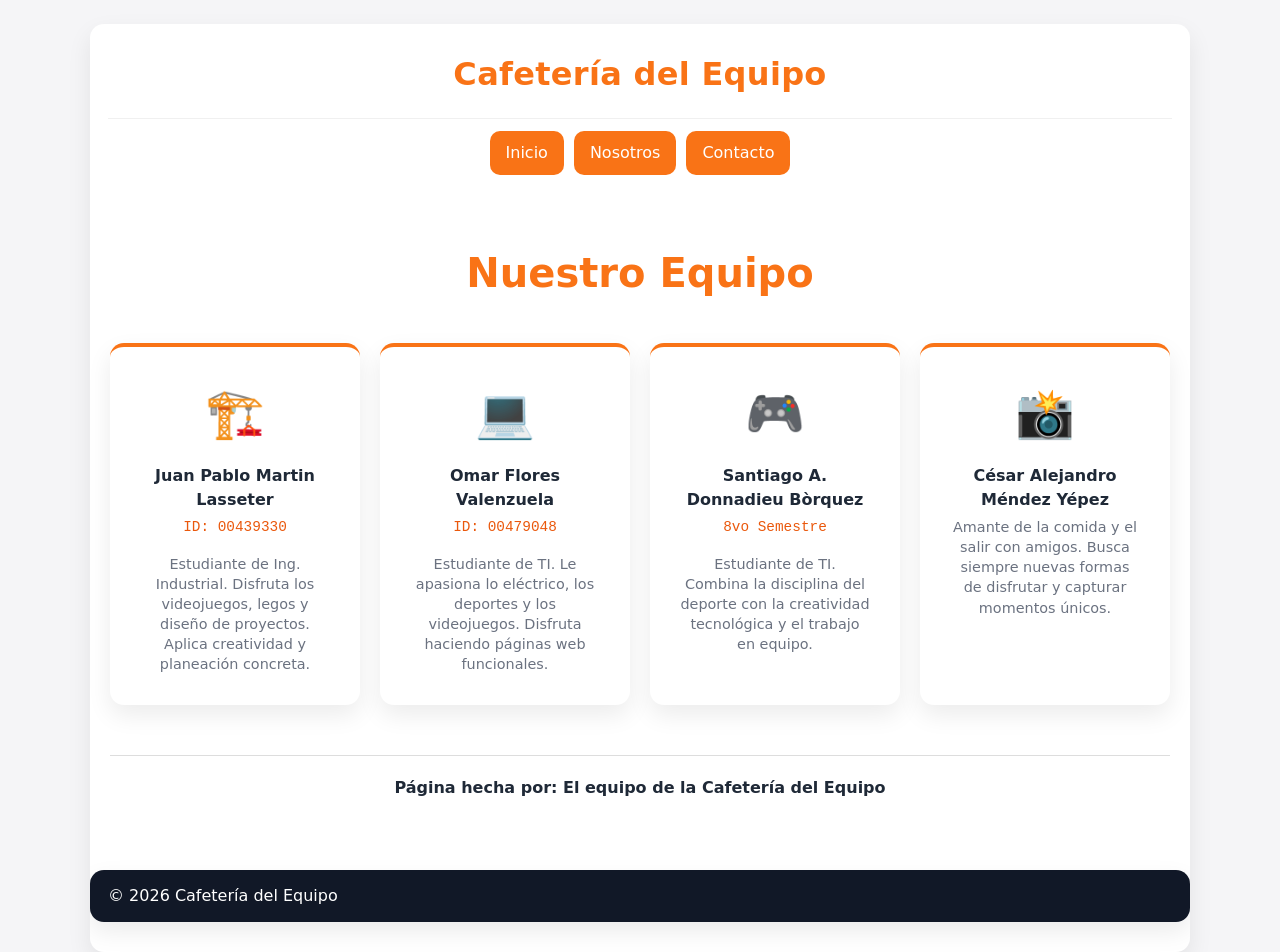
<file: about.html>
<!DOCTYPE HTML>
<html lang="es">
<head>
    <meta charset="utf-8" />
    <title>Equipo — Cafetería del Equipo</title>
    <link rel="stylesheet" type="text/css" href="styles.css" />
    <script src="https://ajax.googleapis.com/ajax/libs/jquery/3.1.1/jquery.min.js"></script>
    <script type="text/javascript" src="main.js"></script>

    <style>
        /* Estilos rápidos para que se vea pro */
        .seccion-miembros {
            padding: 50px 20px;
            max-width: 1100px;
            margin: 0 auto;
        }

        .titulo-equipo {
            text-align: center;
            font-size: 2.5rem;
            color: var(--brand);
            margin-bottom: 40px;
        }

        .grid-equipo {
            display: grid;
            grid-template-columns: repeat(auto-fit, minmax(250px, 1fr));
            gap: 20px;
        }

        .tarjeta-persona {
            background: white;
            padding: 30px;
            border-radius: var(--radius);
            box-shadow: var(--shadow);
            text-align: center;
            border-top: 4px solid var(--brand);
            transition: transform 0.3s;
        }

        .tarjeta-persona:hover {
            transform: translateY(-10px);
        }

        .emoji { font-size: 3rem; display: block; margin-bottom: 15px; }
        
        h4 { margin: 10px 0 5px 0; color: var(--text); }
        
        .id-estudiante { 
            font-family: monospace; 
            color: var(--brand-2); 
            font-size: 0.9rem;
            display: block;
            margin-bottom: 15px;
        }

        .bio { font-size: 0.9rem; color: var(--muted); line-height: 1.4; }

        .firma-footer {
            text-align: center;
            margin-top: 50px;
            padding: 20px;
            font-weight: bold;
            border-top: 1px solid #ddd;
        }
    </style>
</head>

<body>
    <section id="global">
        <header>
            <div id="logo"><h1>Cafetería del Equipo</h1></div>
            <nav id="menu">
                <ul>
                    <li><a href="index.html">Inicio</a></li>
                    <li><a href="about.html">Nosotros</a></li>
                    <li><a href="contact.html">Contacto</a></li>
                </ul>
            </nav>
        </header>

        <section class="seccion-miembros">
            <h2 class="titulo-equipo">Nuestro Equipo</h2>

            <div class="grid-equipo">
                <div class="tarjeta-persona">
                    <span class="emoji">🏗️</span>
                    <h4>Juan Pablo Martin Lasseter</h4>
                    <span class="id-estudiante">ID: 00439330</span>
                    <p class="bio">Estudiante de Ing. Industrial. Disfruta los videojuegos, legos y diseño de proyectos. Aplica creatividad y planeación concreta.</p>
                </div>

                <div class="tarjeta-persona">
                    <span class="emoji">💻</span>
                    <h4>Omar Flores Valenzuela</h4>
                    <span class="id-estudiante">ID: 00479048</span>
                    <p class="bio">Estudiante de TI. Le apasiona lo eléctrico, los deportes y los videojuegos. Disfruta haciendo páginas web funcionales.</p>
                </div>

                <div class="tarjeta-persona">
                    <span class="emoji">🎮</span>
                    <h4>Santiago A. Donnadieu Bòrquez</h4>
                    <span class="id-estudiante">8vo Semestre</span>
                    <p class="bio">Estudiante de TI. Combina la disciplina del deporte con la creatividad tecnológica y el trabajo en equipo.</p>
                </div>

                <div class="tarjeta-persona">
                    <span class="emoji">📸</span>
                    <h4>César Alejandro Méndez Yépez</h4>
                   
                    <p class="bio">Amante de la comida y el salir con amigos. Busca siempre nuevas formas de disfrutar y capturar momentos únicos.</p>
                </div>
            </div>

            <div class="firma-footer">
                Página hecha por: El equipo de la Cafetería del Equipo
            </div>
        </section>

        <footer>
            &copy; 2026 Cafetería del Equipo
            <a href="#" class="subir">Ir arriba</a>
        </footer>
    </section>
</body>
</html>
</file>
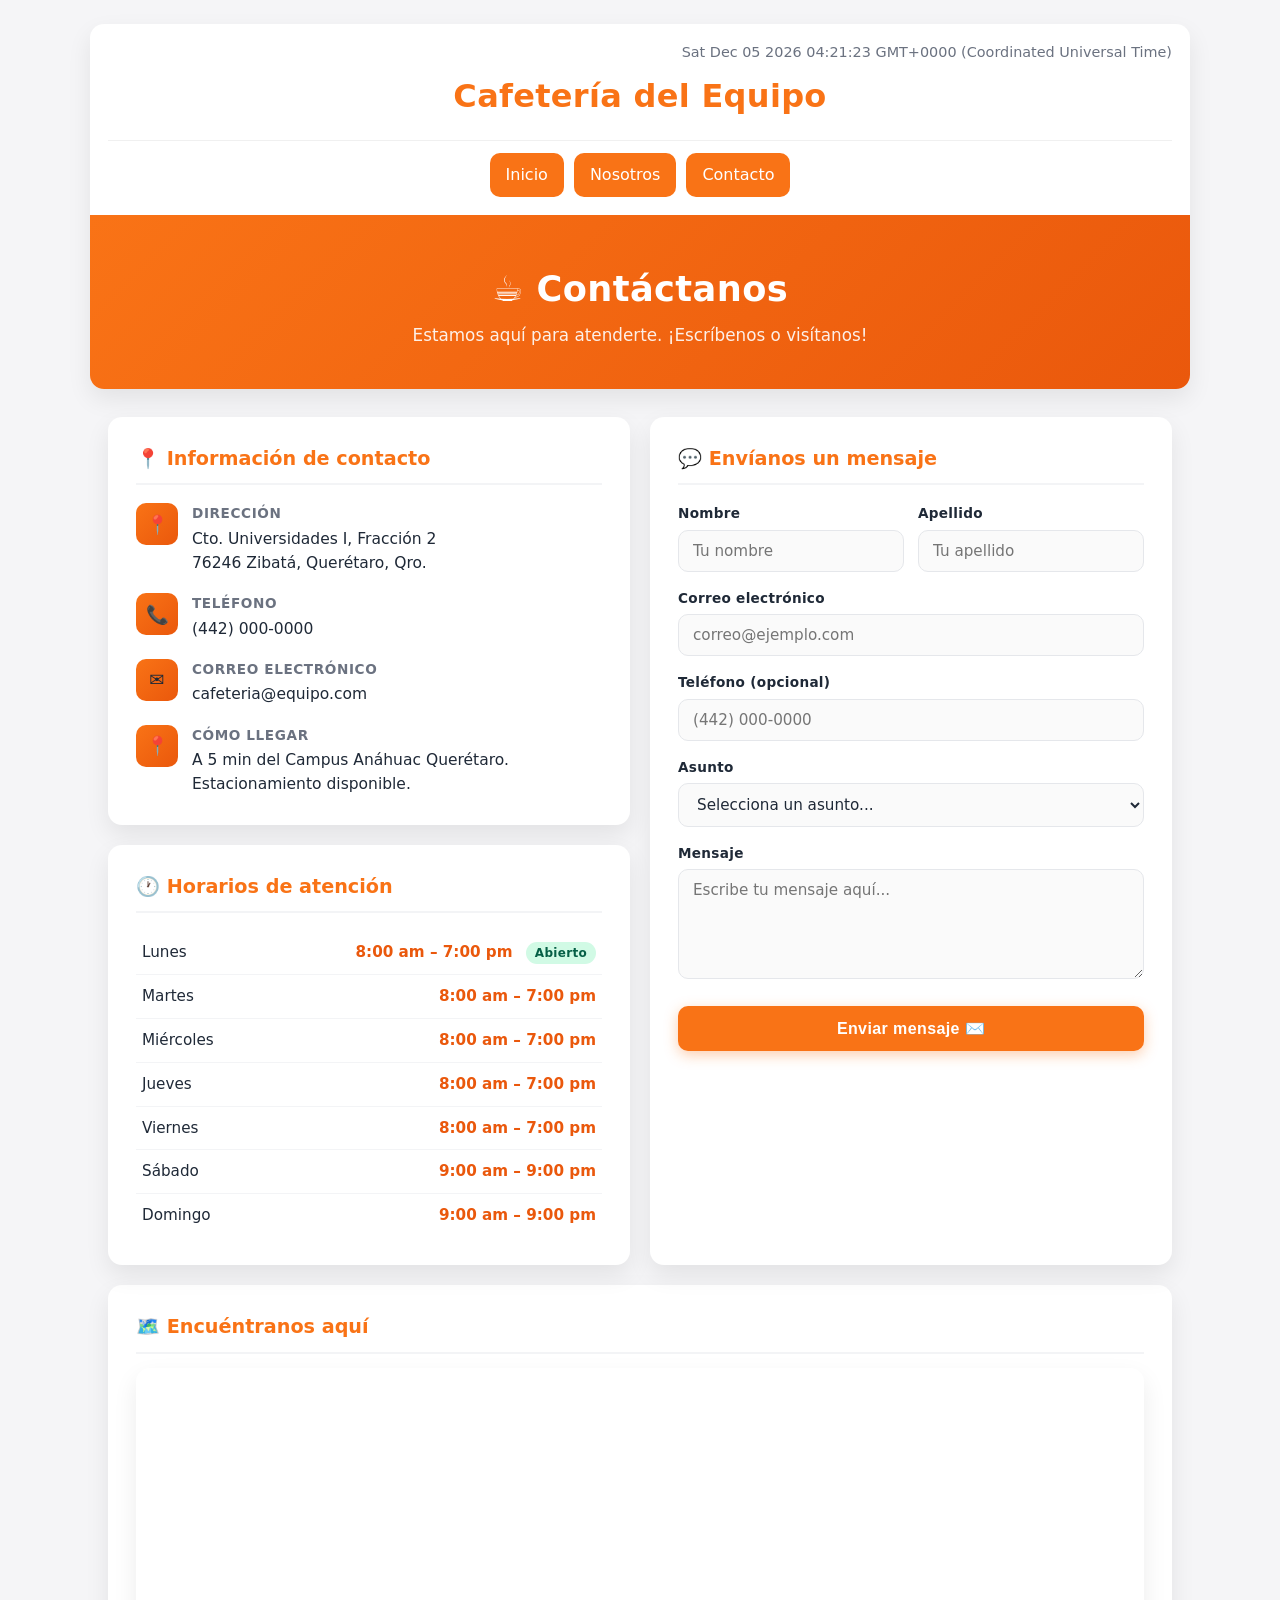
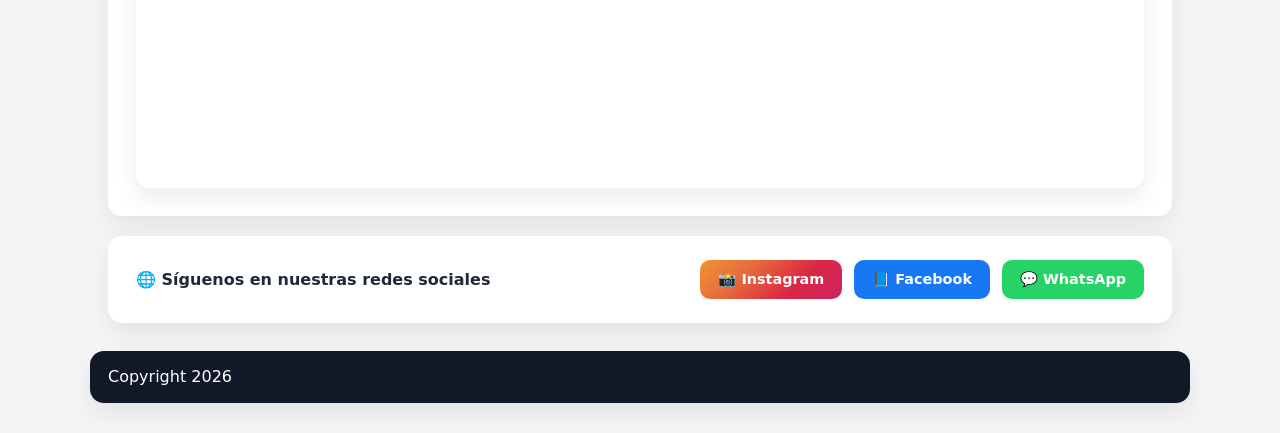
<file: contact.html>
<!DOCTYPE HTML>
<html lang="es">
  <head>
    <meta charset="utf-8" />
    <title>Contacto — Cafetería del Equipo</title>

    <link rel="stylesheet" type="text/css" href="styles.css" />
    <script src="https://ajax.googleapis.com/ajax/libs/jquery/3.1.1/jquery.min.js"></script>
    <script type="text/javascript" src="main.js"></script>

    <style>
      /* ── Estilos exclusivos de contact.html ── */

      /* Hero banner de contacto */
      .contact-hero {
        background: linear-gradient(135deg, var(--brand) 0%, var(--brand-2) 100%);
        padding: 48px 24px 40px;
        text-align: center;
        color: #fff;
      }
      .contact-hero h2 {
        font-size: 2.2rem;
        font-weight: 700;
        letter-spacing: .4px;
        margin-bottom: 8px;
      }
      .contact-hero p {
        font-size: 1.05rem;
        opacity: .9;
      }

      /* Grid principal de contacto */
      .contact-wrapper {
        max-width: 1100px;
        margin: 28px auto 0 auto;
        padding: 0 18px;
        display: grid;
        grid-template-columns: 1fr 1fr;
        gap: 20px;
      }

      /* Tarjeta genérica */
      .contact-card {
        background: var(--card);
        border-radius: var(--radius);
        box-shadow: var(--shadow);
        padding: 28px;
      }
      .contact-card h3 {
        font-size: 1.2rem;
        color: var(--brand);
        margin-bottom: 18px;
        padding-bottom: 10px;
        border-bottom: 2px solid #f3f4f6;
      }

      /* Info de contacto — íconos */
      .info-item {
        display: flex;
        align-items: flex-start;
        gap: 14px;
        margin-bottom: 18px;
      }
      .info-item:last-child { margin-bottom: 0; }
      .info-icon {
        width: 42px;
        height: 42px;
        background: linear-gradient(135deg, var(--brand), var(--brand-2));
        border-radius: 10px;
        display: flex;
        align-items: center;
        justify-content: center;
        flex-shrink: 0;
        font-size: 1.15rem;
      }
      .info-text strong {
        display: block;
        font-size: .85rem;
        color: var(--muted);
        text-transform: uppercase;
        letter-spacing: .6px;
        margin-bottom: 3px;
      }
      .info-text span {
        color: var(--text);
        font-size: .97rem;
        line-height: 1.5;
      }

      /* Horarios tabla */
      .horarios-table {
        width: 100%;
        border-collapse: collapse;
      }
      .horarios-table tr:not(:last-child) td {
        border-bottom: 1px solid #f3f4f6;
      }
      .horarios-table td {
        padding: 10px 6px;
        font-size: .95rem;
        color: var(--text);
      }
      .horarios-table td:last-child {
        text-align: right;
        color: var(--brand-2);
        font-weight: 600;
      }
      .badge-abierto {
        display: inline-block;
        background: #d1fae5;
        color: #065f46;
        font-size: .75rem;
        font-weight: 700;
        padding: 2px 9px;
        border-radius: 20px;
        margin-left: 8px;
        vertical-align: middle;
        letter-spacing: .3px;
      }

      /* Formulario */
      .form-group {
        margin-bottom: 16px;
      }
      .form-group label {
        display: block;
        font-size: .85rem;
        font-weight: 600;
        color: var(--text);
        margin-bottom: 6px;
        letter-spacing: .3px;
      }
      .form-group input,
      .form-group textarea,
      .form-group select {
        width: 100%;
        padding: 11px 14px;
        border: 1.5px solid #e5e7eb;
        border-radius: 10px;
        font-size: .95rem;
        font-family: inherit;
        color: var(--text);
        background: #fafafa;
        transition: border-color .2s ease, box-shadow .2s ease;
        outline: none;
      }
      .form-group input:focus,
      .form-group textarea:focus,
      .form-group select:focus {
        border-color: var(--brand);
        box-shadow: 0 0 0 3px rgba(249,115,22,.12);
        background: #fff;
      }
      .form-group textarea {
        resize: vertical;
        min-height: 110px;
      }
      .form-row {
        display: grid;
        grid-template-columns: 1fr 1fr;
        gap: 14px;
      }
      .btn-enviar {
        width: 100%;
        padding: 13px;
        background: var(--brand);
        color: #fff;
        border: none;
        border-radius: 10px;
        font-size: 1rem;
        font-weight: 700;
        cursor: pointer;
        letter-spacing: .4px;
        transition: background .2s ease, transform .15s ease, box-shadow .2s ease;
        box-shadow: 0 4px 14px rgba(249,115,22,.35);
        margin-top: 4px;
      }
      .btn-enviar:hover {
        background: var(--brand-2);
        transform: translateY(-1px);
        box-shadow: 0 6px 20px rgba(249,115,22,.4);
      }
      .btn-enviar:active {
        transform: translateY(0);
      }

      /* Mensaje de éxito */
      .msg-exito {
        display: none;
        background: #d1fae5;
        color: #065f46;
        border-radius: 10px;
        padding: 14px 16px;
        margin-top: 14px;
        font-size: .95rem;
        font-weight: 600;
        text-align: center;
      }

      /* Mapa sección */
      .contact-mapa {
        max-width: 1100px;
        margin: 20px auto 0 auto;
        padding: 0 18px;
      }
      .contact-mapa h3 {
        font-size: 1.2rem;
        color: var(--brand);
        margin-bottom: 14px;
        padding-bottom: 10px;
        border-bottom: 2px solid #f3f4f6;
      }
      .contact-mapa iframe {
        width: 100%;
        height: 420px;
        border: 0;
        border-radius: var(--radius);
        box-shadow: var(--shadow);
        display: block;
      }

      /* Redes sociales */
      .redes {
        max-width: 1100px;
        margin: 20px auto 28px auto;
        padding: 0 18px;
      }
      .redes-inner {
        background: var(--card);
        border-radius: var(--radius);
        box-shadow: var(--shadow);
        padding: 24px 28px;
        display: flex;
        align-items: center;
        justify-content: space-between;
        gap: 16px;
        flex-wrap: wrap;
      }
      .redes-inner p {
        font-size: 1rem;
        font-weight: 600;
        color: var(--text);
      }
      .redes-links {
        display: flex;
        gap: 12px;
        flex-wrap: wrap;
      }
      .red-btn {
        display: inline-flex;
        align-items: center;
        gap: 8px;
        padding: 9px 18px;
        border-radius: 10px;
        text-decoration: none;
        font-size: .9rem;
        font-weight: 600;
        transition: opacity .2s ease, transform .15s ease;
        color: #fff;
      }
      .red-btn:hover { opacity: .87; transform: translateY(-1px); }
      .red-btn.instagram { background: linear-gradient(135deg,#f09433,#e6683c,#dc2743,#cc2366); }
      .red-btn.facebook  { background: #1877f2; }
      .red-btn.whatsapp  { background: #25d366; }

      /* Responsive */
      @media (max-width: 720px) {
        .contact-wrapper { grid-template-columns: 1fr; }
        .form-row { grid-template-columns: 1fr; }
        .contact-hero h2 { font-size: 1.6rem; }
        .redes-inner { flex-direction: column; align-items: flex-start; }
      }
    </style>
  </head>

  <body>

    <section id="global">

      <!-- Cabecera idéntica al index -->
      <header>
        <div class="f"></div>
        <script>
          var f = new Date();
          document.write('<div class="f">');
          document.write(f);
          document.write('</div>');
        </script>

        <div id="logo">
          <h1>Cafetería del Equipo</h1>
        </div>

        <div class="clearfix"></div>

        <nav id="menu">
          <ul>
            <li><a href="index.html">Inicio</a></li>
            <li><a href="about.html">Nosotros</a></li>
            <li><a href="contact.html">Contacto</a></li>
          </ul>
        </nav>
      </header>

      <!-- Hero de la sección -->
      <div class="contact-hero">
        <h2>☕ Contáctanos</h2>
        <p>Estamos aquí para atenderte. ¡Escríbenos o visítanos!</p>
      </div>

    </section>

    <!-- Grid: Info + Formulario -->
    <div class="contact-wrapper">

      <!-- Columna izquierda: información y horarios -->
      <div>
        <!-- Datos de contacto -->
        <div class="contact-card" style="margin-bottom:20px;">
          <h3>📍 Información de contacto</h3>

          <div class="info-item">
            <div class="info-icon">📍</div>
            <div class="info-text">
              <strong>Dirección</strong>
              <span>Cto. Universidades I, Fracción 2<br>76246 Zibatá, Querétaro, Qro.</span>
            </div>
          </div>

          <div class="info-item">
            <div class="info-icon">📞</div>
            <div class="info-text">
              <strong>Teléfono</strong>
              <span>(442) 000-0000</span>
            </div>
          </div>

          <div class="info-item">
            <div class="info-icon">✉️</div>
            <div class="info-text">
              <strong>Correo electrónico</strong>
              <span>cafeteria@equipo.com</span>
            </div>
          </div>

          <div class="info-item">
            <div class="info-icon">📍</div>
            <div class="info-text">
              <strong>Cómo llegar</strong>
              <span>A 5 min del Campus Anáhuac Querétaro.<br>Estacionamiento disponible.</span>
            </div>
          </div>
        </div>

        <!-- Horarios -->
        <div class="contact-card">
          <h3>🕐 Horarios de atención</h3>
          <table class="horarios-table">
            <tr>
              <td>Lunes</td>
              <td>8:00 am – 7:00 pm <span class="badge-abierto">Abierto</span></td>
            </tr>
            <tr>
              <td>Martes</td>
              <td>8:00 am – 7:00 pm</td>
            </tr>
            <tr>
              <td>Miércoles</td>
              <td>8:00 am – 7:00 pm</td>
            </tr>
            <tr>
              <td>Jueves</td>
              <td>8:00 am – 7:00 pm</td>
            </tr>
            <tr>
              <td>Viernes</td>
              <td>8:00 am – 7:00 pm</td>
            </tr>
            <tr>
              <td>Sábado</td>
              <td>9:00 am – 9:00 pm</td>
            </tr>
            <tr>
              <td>Domingo</td>
              <td>9:00 am – 9:00 pm</td>
            </tr>
          </table>
        </div>
      </div>

      <!-- Columna derecha: formulario -->
      <div class="contact-card">
        <h3>💬 Envíanos un mensaje</h3>

        <div class="form-row">
          <div class="form-group">
            <label for="nombre">Nombre</label>
            <input type="text" id="nombre" placeholder="Tu nombre" />
          </div>
          <div class="form-group">
            <label for="apellido">Apellido</label>
            <input type="text" id="apellido" placeholder="Tu apellido" />
          </div>
        </div>

        <div class="form-group">
          <label for="correo">Correo electrónico</label>
          <input type="email" id="correo" placeholder="correo@ejemplo.com" />
        </div>

        <div class="form-group">
          <label for="telefono">Teléfono (opcional)</label>
          <input type="tel" id="telefono" placeholder="(442) 000-0000" />
        </div>

        <div class="form-group">
          <label for="asunto">Asunto</label>
          <select id="asunto">
            <option value="">Selecciona un asunto...</option>
            <option>Reservación de mesa</option>
            <option>Pedido especial / Catering</option>
            <option>Información del menú</option>
            <option>Sugerencias</option>
            <option>Otro</option>
          </select>
        </div>

        <div class="form-group">
          <label for="mensaje">Mensaje</label>
          <textarea id="mensaje" placeholder="Escribe tu mensaje aquí..."></textarea>
        </div>

        <button class="btn-enviar" id="btnEnviar">Enviar mensaje ✉️</button>

        <div class="msg-exito" id="msgExito">
          ✅ ¡Mensaje enviado! Te responderemos pronto.
        </div>
      </div>
    </div>

    <!-- Mapa interactivo -->
    <div class="contact-mapa">
      <div class="contact-card">
        <h3>🗺️ Encuéntranos aquí</h3>
        <iframe
          src="https://www.google.com/maps/embed?pb=!1m18!1m12!1m3!1d59725.197771099!2d-100.34696236479701!3d20.676703161161356!2m3!1f0!2f0!3f0!3m2!1i1024!2i768!4f13.1!3m3!1m2!1s0x85d35db08e9cd7d1%3A0x4041218c71a698ce!2sStarbucks%20Anahuac%20Quer%C3%A9taro!5e0!3m2!1sen!2smx!4v1772551452186!5m2!1sen!2smx"
          allowfullscreen="" loading="lazy" referrerpolicy="no-referrer-when-downgrade">
        </iframe>
      </div>
    </div>

    <!-- Redes sociales -->
    <div class="redes">
      <div class="redes-inner">
        <p>🌐 Síguenos en nuestras redes sociales</p>
        <div class="redes-links">
          <a href="#" class="red-btn instagram">📸 Instagram</a>
          <a href="#" class="red-btn facebook">📘 Facebook</a>
          <a href="#" class="red-btn whatsapp">💬 WhatsApp</a>
        </div>
      </div>
    </div>

    <!-- Footer idéntico al index -->
    <footer>
      Copyright 2026
      <a href="#" class="subir">Ir arriba</a>
    </footer>

    <script>
      document.getElementById('btnEnviar').addEventListener('click', function () {
        var nombre  = document.getElementById('nombre').value.trim();
        var correo  = document.getElementById('correo').value.trim();
        var mensaje = document.getElementById('mensaje').value.trim();

        if (!nombre || !correo || !mensaje) {
          alert('Por favor completa los campos: Nombre, Correo y Mensaje.');
          return;
        }

        var msgExito = document.getElementById('msgExito');
        msgExito.style.display = 'block';

        var btn = document.getElementById('btnEnviar');
        btn.textContent = '¡Enviado! ✅';
        btn.disabled = true;
        btn.style.opacity = '1';
        btn.style.cursor = 'default';
        btn.style.background = '#16a34a';
        btn.style.boxShadow = '0 4px 14px rgba(22,163,74,.35)';
      });
    </script>

  </body>
</html>
</file>
<file: styles.css>
:root{
  --bg: #f5f5f7;
  --card: #ffffff;
  --text: #1f2937;
  --muted: #6b7280;

  /* Tema principal (naranja) */
  --brand: #f97316;      /* naranja */
  --brand-2: #ea580c;    /* naranja oscuro */

  --ORANGE: #ea580c;

  --shadow: 0 10px 25px rgba(0,0,0,.08);
  --radius: 14px;

  --slider-h: 520px;
  --slider-h-mobile: 320px;
}

*{
  box-sizing: border-box;
  margin: 0;
  padding: 0;
}

html{
  scroll-behavior: smooth;
}

body{
  font-family: system-ui, -apple-system, "Segoe UI", Roboto, Arial, sans-serif;
  background: var(--bg);
  color: var(--text);
  line-height: 1.5;
}

/* Contenedor principal */
#global{
  max-width: 1100px;
  margin: 24px auto 0 auto;
  background: var(--card);
  border-radius: var(--radius);
  box-shadow: var(--shadow);
  overflow: hidden;
}

/* Header */
header{
  padding: 18px 18px 0 18px;
}

/* Fecha/hora */
.f{
  font-size: .9rem;
  color: var(--muted);
  text-align: right;
}
.f:empty{ display: none; } /* oculta el div vacío que viene en el HTML */

/* Logo */
#logo{
  padding: 8px 0 10px 0;
  text-align: center;
}
#logo h1{
  font-size: 2rem;
  letter-spacing: .3px;
  color: var(--brand);
}

/* Menú horizontal */
#menu{
  margin-top: 10px;
  border-top: 1px solid rgba(0,0,0,.06);
  padding: 12px 0 18px 0;
}
#menu ul{
  list-style: none;
  display: flex;
  justify-content: center;
  gap: 10px;
  flex-wrap: wrap;
}
#menu li{
  margin: 0;
}
#menu a{
  display: block;
  padding: 10px 16px;
  text-decoration: none;
  color: #fff;
  background: var(--brand);
  border-radius: 10px;
  transition: background .25s ease, transform .15s ease;
}
#menu a:hover{
  background: var(--brand-2); /* requisito: cambia de color con transición */
  transform: translateY(-1px);
}

/* Slider */
#slider{
  padding: 0 18px 18px 18px;
}
#slider .galeria img{
  width: 100%;
  height: 100%;
  display: block;
  border-radius: 12px;
  object-fit: cover;
}

/* Altura fija del slider */
#slider .galeria > div{
  height: var(--slider-h);
}
.bx-wrapper,
.bx-viewport{
  height: var(--slider-h) !important;
}

/* Ajustes del wrapper que genera bxSlider */
.bx-wrapper{
  border: 0 !important;
  box-shadow: none !important;
  background: transparent !important;
  margin: 0 auto;
  max-width: 900px;
  position: relative;
}
.bx-viewport{
  border-radius: 12px;
  background: transparent !important;
  min-height: 280px; /* evita que se colapse si las imágenes tardan */
}
.bx-wrapper .bx-caption{
  background: rgba(0,0,0,.45);
  border-radius: 0 0 12px 12px;
}

/* Flechas visibles (sin tapar las fotos) */
.bx-wrapper .bx-controls-direction a{
  width: 56px;
  height: 44px;
  border-radius: 10px;
  background: rgba(0, 0, 0, .85); /* negro */
  border: 1px solid rgba(255,255,255,.35);
  box-shadow: 0 10px 20px rgba(0,0,0,.18);
  position: absolute;
  top: 50%;
  transform: translateY(-50%);
  z-index: 50;
  transition: background .2s ease, transform .12s ease, opacity .2s ease;
  opacity: .96;

  /* centra el icono perfectamente */
  display: flex;
  align-items: center;
  justify-content: center;

  /* quita texto por defecto de bxSlider sin descentrar */
  font-size: 0;
  line-height: 0;

  /* quita imagen/estilos por defecto de bxSlider */
  background-image: none !important;
  overflow: hidden;
}

.bx-wrapper .bx-controls-direction a:hover{
  background: rgba(249, 115, 22, .95); /* naranja */
  transform: translateY(-50%) scale(1.03);
  opacity: 1;
}

.bx-wrapper .bx-prev{ left: 12px; }
.bx-wrapper .bx-next{ right: 12px; }

/* Iconos de flecha */
.bx-wrapper .bx-prev::before,
.bx-wrapper .bx-next::before{
  content: "";
  width: 14px;
  height: 14px;
  border-top: 3px solid #fff;
  border-right: 3px solid #fff;
  display: block;
}

/* Flecha izquierda */
.bx-wrapper .bx-prev::before{
  transform: rotate(-135deg);
}

/* Flecha derecha */
.bx-wrapper .bx-next::before{
  transform: rotate(45deg);
}

/* Puntos más limpios */
.bx-wrapper .bx-pager.bx-default-pager a{
  background: rgba(17, 24, 39, .35) !important;
  transition: transform .15s ease, background .2s ease, opacity .2s ease;
}
.bx-wrapper .bx-pager.bx-default-pager a:hover{
  background: rgba(249, 115, 22, .75) !important;
  transform: scale(1.08);
}
.bx-wrapper .bx-pager.bx-default-pager a.active{
  background: rgba(249, 115, 22, .95) !important;
  opacity: 1;
}

/* Ubicación y horarios */
.ubicacion{
  max-width: 1100px;
  margin: 18px auto 0 auto;
  padding: 18px;

  display: grid;
  grid-template-columns: 1fr 1fr;
  grid-template-areas:
    "titulo titulo"
    "horarios direccion";
  gap: 14px;
  align-items: stretch;
}

.ubicacion .titulo{
  grid-area: titulo;
  text-align: center;
  font-size: 1.4rem;
  margin-bottom: 2px;
  color: var(--brand);
}

.ubicacion .horarios{
  grid-area: horarios;
}
.ubicacion .direccion{
  grid-area: direccion;
}

/* En la página Nosotros, hay varias tarjetas; evitar superposición por grid-area fija */
.ubicacion.equipo .horarios,
.ubicacion.equipo .direccion{
  grid-area: auto;
}

.ubicacion .direccion,
.ubicacion .horarios{
  background: var(--card);
  border-radius: var(--radius);
  box-shadow: var(--shadow);
  padding: 16px;
}

.ubicacion .direccion,
.ubicacion .horarios{
  height: 100%;
}

.ubicacion h4{
  margin-bottom: 8px;
  color: var(--text);
}
.ubicacion p{
  color: var(--muted);
  margin-bottom: 8px;
}
/* Mapa */
.mapa{
  max-width: 1100px;
  margin: 0 auto 18px auto;
  padding: 0 18px 18px 18px;
  display: flex;
  justify-content: center; /* requisito: centrado */
}
.mapa iframe{
  width: 100%;
  max-width: 900px;
  height: 450px;
  border: 0;
  border-radius: var(--radius);
  box-shadow: var(--shadow);
}

/* Footer + botón ir arriba */
footer{
  max-width: 1100px;
  margin: 0 auto 30px auto;
  background: #111827;
  color: #fff;
  border-radius: var(--radius);
  box-shadow: var(--shadow);
  padding: 14px 18px;
  display: flex;
  justify-content: space-between;
  align-items: center;
  gap: 10px;
}
footer .subir{
  text-decoration: none;
  color: #fff;
  background: var(--brand);
  padding: 8px 14px;
  border-radius: 10px;
  transition: background .25s ease, transform .15s ease, opacity .25s ease;
  opacity: .95;
}
footer .subir:hover{
  background: var(--brand-2);
  transform: translateY(-1px);
  opacity: 1;
}

/* Utilidades */
.clearfix{ clear: both; }

/* Responsive */
@media (max-width: 860px){
  #logo h1{ font-size: 1.6rem; }
  .ubicacion{ grid-template-columns: 1fr; }
  .mapa iframe{ height: 340px; }
  .bx-viewport{ min-height: 220px; height: var(--slider-h-mobile) !important; }
  .bx-wrapper{ height: var(--slider-h-mobile) !important; }
  #slider .galeria > div{ height: var(--slider-h-mobile); }
  footer{ flex-direction: column; text-align: center; }
}
</file>
